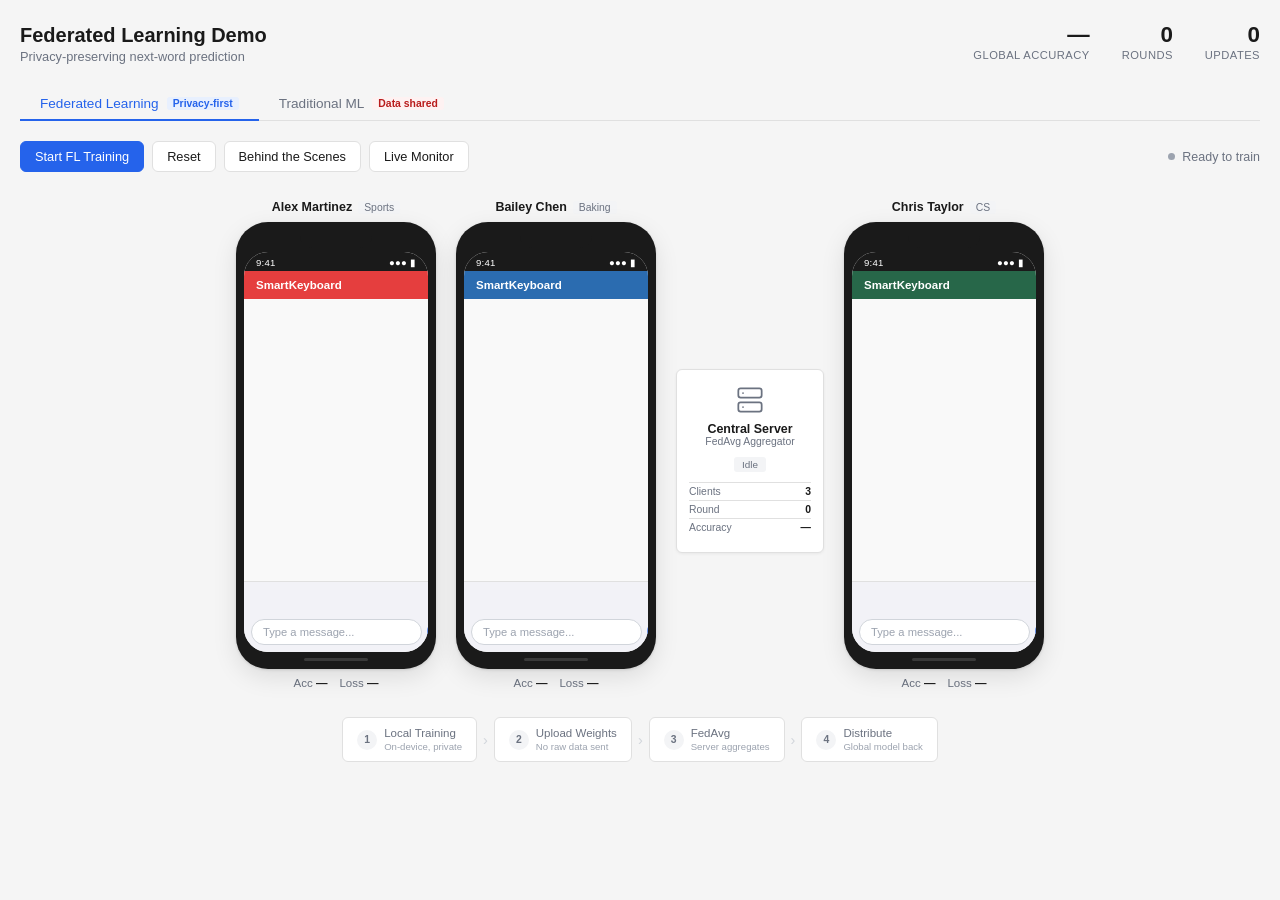
<file: index.html>
<!DOCTYPE html>
<html lang="en">
<head>
    <meta charset="UTF-8">
    <meta name="viewport" content="width=device-width, initial-scale=1.0">
    <title>Federated Learning Demo</title>
    <link rel="stylesheet" href="styles.css">
</head>
<body>
<div class="app-wrapper">

    <header class="main-header">
        <div class="header-content">
            <div>
                <h1>Federated Learning Demo</h1>
                <p class="subtitle">Privacy-preserving next-word prediction</p>
            </div>
            <div class="header-stats">
                <div class="hstat">
                    <span class="hstat-val" id="globalAccuracy">—</span>
                    <span class="hstat-label">Global Accuracy</span>
                </div>
                <div class="hstat">
                    <span class="hstat-val" id="trainingRounds">0</span>
                    <span class="hstat-label">Rounds</span>
                </div>
                <div class="hstat">
                    <span class="hstat-val" id="totalUpdates">0</span>
                    <span class="hstat-label">Updates</span>
                </div>
            </div>
        </div>
    </header>

    <div class="mode-tabs">
        <button class="mode-tab active" id="tab-fl" onclick="switchMode('fl')">
            Federated Learning
            <span class="tab-badge">Privacy-first</span>
        </button>
        <button class="mode-tab" id="tab-trad" onclick="switchMode('trad')">
            Traditional ML
            <span class="tab-badge warning">Data shared</span>
        </button>
    </div>

    <div class="control-bar">
        <div class="control-left">
            <button id="startTraining" class="btn btn-primary" onclick="handleStartTraining()">
                <span id="btnText">Start FL Training</span>
            </button>
            <button class="btn" onclick="handleReset()">Reset</button>
            <a href="visualization.html" class="btn">Behind the Scenes</a>
            <a href="monitor.html" class="btn">Live Monitor</a>
        </div>
        <div class="status-pill">
            <span class="status-dot idle" id="statusDot"></span>
            <span id="statusText">Ready to train</span>
        </div>
    </div>

    <div class="stage" id="mainStage">

        <!-- ── Federated Learning View ── -->
        <div class="mode-view" id="view-fl">

            <!-- Animation SVG overlay — drawn over the whole FL view -->
    <svg id="animSvg" style="position:absolute;inset:0;width:100%;height:100%;pointer-events:none;z-index:50;overflow:visible"></svg>

    <div class="phones-row">

                <!-- Alex — Sports -->
                <div class="phone-wrapper" id="phone-sports">
                    <div class="phone-label">
                        Alex Martinez
                        <span class="user-tag">Sports</span>
                    </div>
                    <div class="phone-frame">
                        <div class="phone-notch"></div>
                        <div class="phone-screen">
                            <div class="phone-statusbar"><span>9:41</span><span>●●● ▮</span></div>
                            <div class="phone-app-header sports-header">SmartKeyboard</div>
                            <div class="phone-chat" id="sports-messages"></div>
                            <div class="phone-keyboard-area">
                                <div class="phone-predictions" id="sports-predictions"></div>
                                <div class="phone-input-row">
                                    <input type="text" id="sports-input" class="phone-input" placeholder="Type a message..." autocomplete="off">
                                    <button class="send-btn" onclick="sendMsg('sports')">↑</button>
                                </div>
                            </div>
                            <div class="training-overlay" id="overlay-sports">
                                <div class="training-overlay-content">
                                    <div class="train-label" id="train-label-sports">Training locally...</div>
                                    <canvas class="train-nn-canvas" id="nn-sports" width="160" height="80"></canvas>
                                    <canvas class="train-loss-canvas" id="loss-sports" width="160" height="40"></canvas>
                                    <div class="train-epoch-row">
                                        <span class="train-epoch-val" id="epoch-sports">Epoch 0</span>
                                        <span class="train-stats" id="train-stats-sports"></span>
                                    </div>
                                    <div class="train-progress-bar"><div class="train-progress-fill" id="prog-sports"></div></div>
                                </div>
                            </div>
                        </div>
                        <div class="phone-home-bar"></div>
                    </div>
                    <div class="phone-stats-row">
                        <span class="pstat">Acc <b id="sports-accuracy">—</b></span>
                        <span class="pstat">Loss <b id="sports-loss">—</b></span>
                    </div>
                </div>

                <!-- Bailey — Baking -->
                <div class="phone-wrapper" id="phone-baking">
                    <div class="phone-label">
                        Bailey Chen
                        <span class="user-tag">Baking</span>
                    </div>
                    <div class="phone-frame">
                        <div class="phone-notch"></div>
                        <div class="phone-screen">
                            <div class="phone-statusbar"><span>9:41</span><span>●●● ▮</span></div>
                            <div class="phone-app-header baking-header">SmartKeyboard</div>
                            <div class="phone-chat" id="baking-messages"></div>
                            <div class="phone-keyboard-area">
                                <div class="phone-predictions" id="baking-predictions"></div>
                                <div class="phone-input-row">
                                    <input type="text" id="baking-input" class="phone-input" placeholder="Type a message..." autocomplete="off">
                                    <button class="send-btn" onclick="sendMsg('baking')">↑</button>
                                </div>
                            </div>
                            <div class="training-overlay" id="overlay-baking">
                                <div class="training-overlay-content">
                                    <div class="train-label" id="train-label-baking">Training locally...</div>
                                    <canvas class="train-nn-canvas" id="nn-baking" width="160" height="80"></canvas>
                                    <canvas class="train-loss-canvas" id="loss-baking" width="160" height="40"></canvas>
                                    <div class="train-epoch-row">
                                        <span class="train-epoch-val" id="epoch-baking">Epoch 0</span>
                                        <span class="train-stats" id="train-stats-baking"></span>
                                    </div>
                                    <div class="train-progress-bar"><div class="train-progress-fill" id="prog-baking"></div></div>
                                </div>
                            </div>
                        </div>
                        <div class="phone-home-bar"></div>
                    </div>
                    <div class="phone-stats-row">
                        <span class="pstat">Acc <b id="baking-accuracy">—</b></span>
                        <span class="pstat">Loss <b id="baking-loss">—</b></span>
                    </div>
                </div>

                <!-- Central Server -->
                <div class="server-wrapper" id="serverWrapper">
                    <div class="server-box" id="serverBox">
                        <span class="server-icon">
                            <svg width="28" height="28" viewBox="0 0 24 24" fill="none" stroke="#6b7280" stroke-width="1.5" stroke-linecap="round" stroke-linejoin="round">
                                <rect x="2" y="2" width="20" height="8" rx="2"/><rect x="2" y="14" width="20" height="8" rx="2"/>
                                <line x1="6" y1="6" x2="6.01" y2="6"/><line x1="6" y1="18" x2="6.01" y2="18"/>
                            </svg>
                        </span>
                        <div class="server-title">Central Server</div>
                        <div class="server-subtitle">FedAvg Aggregator</div>
                        <div class="server-status" id="serverStatus">Idle</div>
                        <div class="server-metrics">
                            <div class="sm-row"><span>Clients</span><span id="srv-clients">3</span></div>
                            <div class="sm-row"><span>Round</span><span id="srv-round">0</span></div>
                            <div class="sm-row"><span>Accuracy</span><span id="srv-acc">—</span></div>
                        </div>
                    </div>
                </div>

                <!-- Chris — CS -->
                <div class="phone-wrapper" id="phone-cs">
                    <div class="phone-label">
                        Chris Taylor
                        <span class="user-tag">CS</span>
                    </div>
                    <div class="phone-frame">
                        <div class="phone-notch"></div>
                        <div class="phone-screen">
                            <div class="phone-statusbar"><span>9:41</span><span>●●● ▮</span></div>
                            <div class="phone-app-header cs-header">SmartKeyboard</div>
                            <div class="phone-chat" id="cs-messages"></div>
                            <div class="phone-keyboard-area">
                                <div class="phone-predictions" id="cs-predictions"></div>
                                <div class="phone-input-row">
                                    <input type="text" id="cs-input" class="phone-input" placeholder="Type a message..." autocomplete="off">
                                    <button class="send-btn" onclick="sendMsg('cs')">↑</button>
                                </div>
                            </div>
                            <div class="training-overlay" id="overlay-cs">
                                <div class="training-overlay-content">
                                    <div class="train-label" id="train-label-cs">Training locally...</div>
                                    <canvas class="train-nn-canvas" id="nn-cs" width="160" height="80"></canvas>
                                    <canvas class="train-loss-canvas" id="loss-cs" width="160" height="40"></canvas>
                                    <div class="train-epoch-row">
                                        <span class="train-epoch-val" id="epoch-cs">Epoch 0</span>
                                        <span class="train-stats" id="train-stats-cs"></span>
                                    </div>
                                    <div class="train-progress-bar"><div class="train-progress-fill" id="prog-cs"></div></div>
                                </div>
                            </div>
                        </div>
                        <div class="phone-home-bar"></div>
                    </div>
                    <div class="phone-stats-row">
                        <span class="pstat">Acc <b id="cs-accuracy">—</b></span>
                        <span class="pstat">Loss <b id="cs-loss">—</b></span>
                    </div>
                </div>

            </div><!-- /phones-row -->

            <div class="fl-steps" id="flSteps">
                <div class="fl-step" id="step1">
                    <div class="step-num">1</div>
                    <div class="step-text">Local Training<small>On-device, private</small></div>
                </div>
                <div class="step-arrow">›</div>
                <div class="fl-step" id="step2">
                    <div class="step-num">2</div>
                    <div class="step-text">Upload Weights<small>No raw data sent</small></div>
                </div>
                <div class="step-arrow">›</div>
                <div class="fl-step" id="step3">
                    <div class="step-num">3</div>
                    <div class="step-text">FedAvg<small>Server aggregates</small></div>
                </div>
                <div class="step-arrow">›</div>
                <div class="fl-step" id="step4">
                    <div class="step-num">4</div>
                    <div class="step-text">Distribute<small>Global model back</small></div>
                </div>
            </div>

        </div><!-- /view-fl -->

        <!-- ── Traditional ML View ── -->
        <div class="mode-view hidden" id="view-trad">
            <div class="trad-layout">

                <div class="trad-phones">

                    <div class="trad-phone-card" id="trad-phone-sports">
                        <div class="trad-phone-mini">
                            <div class="tpm-notch"></div>
                            <div class="tpm-screen">
                                <div class="tpm-header sports-header">Alex</div>
                                <div class="tpm-chat" id="trad-sports-messages"></div>
                                <div class="tpm-keyboard-area">
                                    <div class="tpm-predictions" id="trad-sports-predictions"></div>
                                    <div class="tpm-input-row">
                                        <input type="text" id="trad-sports-input" class="tpm-input" placeholder="Type..." autocomplete="off">
                                        <button class="tpm-send" onclick="sendTradMsg('sports')">↑</button>
                                    </div>
                                </div>
                                <div class="trad-overlay" id="trad-overlay-sports">
                                    <div class="trad-overlay-inner">
                                        <div class="trad-spinner"></div>
                                        <div>Uploading data...</div>
                                    </div>
                                </div>
                            </div>
                        </div>
                        <div class="trad-warning">Raw data sent to server</div>
                        <div class="trad-pstats">Acc <b id="trad-sports-accuracy">—</b></div>
                    </div>

                    <div class="trad-phone-card" id="trad-phone-baking">
                        <div class="trad-phone-mini">
                            <div class="tpm-notch"></div>
                            <div class="tpm-screen">
                                <div class="tpm-header baking-header">Bailey</div>
                                <div class="tpm-chat" id="trad-baking-messages"></div>
                                <div class="tpm-keyboard-area">
                                    <div class="tpm-predictions" id="trad-baking-predictions"></div>
                                    <div class="tpm-input-row">
                                        <input type="text" id="trad-baking-input" class="tpm-input" placeholder="Type..." autocomplete="off">
                                        <button class="tpm-send" onclick="sendTradMsg('baking')">↑</button>
                                    </div>
                                </div>
                                <div class="trad-overlay" id="trad-overlay-baking">
                                    <div class="trad-overlay-inner">
                                        <div class="trad-spinner"></div>
                                        <div>Uploading data...</div>
                                    </div>
                                </div>
                            </div>
                        </div>
                        <div class="trad-warning">Raw data sent to server</div>
                        <div class="trad-pstats">Acc <b id="trad-baking-accuracy">—</b></div>
                    </div>

                    <div class="trad-phone-card" id="trad-phone-cs">
                        <div class="trad-phone-mini">
                            <div class="tpm-notch"></div>
                            <div class="tpm-screen">
                                <div class="tpm-header cs-header">Chris</div>
                                <div class="tpm-chat" id="trad-cs-messages"></div>
                                <div class="tpm-keyboard-area">
                                    <div class="tpm-predictions" id="trad-cs-predictions"></div>
                                    <div class="tpm-input-row">
                                        <input type="text" id="trad-cs-input" class="tpm-input" placeholder="Type..." autocomplete="off">
                                        <button class="tpm-send" onclick="sendTradMsg('cs')">↑</button>
                                    </div>
                                </div>
                                <div class="trad-overlay" id="trad-overlay-cs">
                                    <div class="trad-overlay-inner">
                                        <div class="trad-spinner"></div>
                                        <div>Uploading data...</div>
                                    </div>
                                </div>
                            </div>
                        </div>
                        <div class="trad-warning">Raw data sent to server</div>
                        <div class="trad-pstats">Acc <b id="trad-cs-accuracy">—</b></div>
                    </div>

                </div>

                <div class="trad-server-area">
                    <div class="trad-server-box" id="tradServerBox">
                        <span class="server-icon">
                            <svg width="28" height="28" viewBox="0 0 24 24" fill="none" stroke="#6b7280" stroke-width="1.5" stroke-linecap="round" stroke-linejoin="round">
                                <rect x="2" y="2" width="20" height="8" rx="2"/><rect x="2" y="14" width="20" height="8" rx="2"/>
                                <line x1="6" y1="6" x2="6.01" y2="6"/><line x1="6" y1="18" x2="6.01" y2="18"/>
                            </svg>
                        </span>
                        <div class="server-title">Central Server</div>
                        <div class="server-subtitle">Centralized Training</div>
                        <div class="server-status" id="tradServerStatus">Idle</div>
                        <div class="trad-server-progress-bar"><div class="trad-server-progress-fill" id="tradServerProgress"></div></div>
                        <div class="trad-data-vault">
                            <div class="vault-label">Data received</div>
                            <div class="vault-items" id="vaultItems"></div>
                        </div>
                        <div class="privacy-warning">All user data stored centrally</div>
                    </div>
                </div>

            </div>

            <div class="comparison-banner">
                <div class="comp-item good">FL: only model weights shared — predictions are personalized per user</div>
                <div class="comp-divider">vs</div>
                <div class="comp-item bad">Traditional: raw data sent to server — all users get the same generic model</div>
            </div>
        </div><!-- /view-trad -->

    </div><!-- /stage -->

</div><!-- /app-wrapper -->

<script src="vocabulary.js"></script>
<script src="model.js"></script>
<script src="federatedLearning.js"></script>
<script src="app.js"></script>
</body>
</html>
</file>
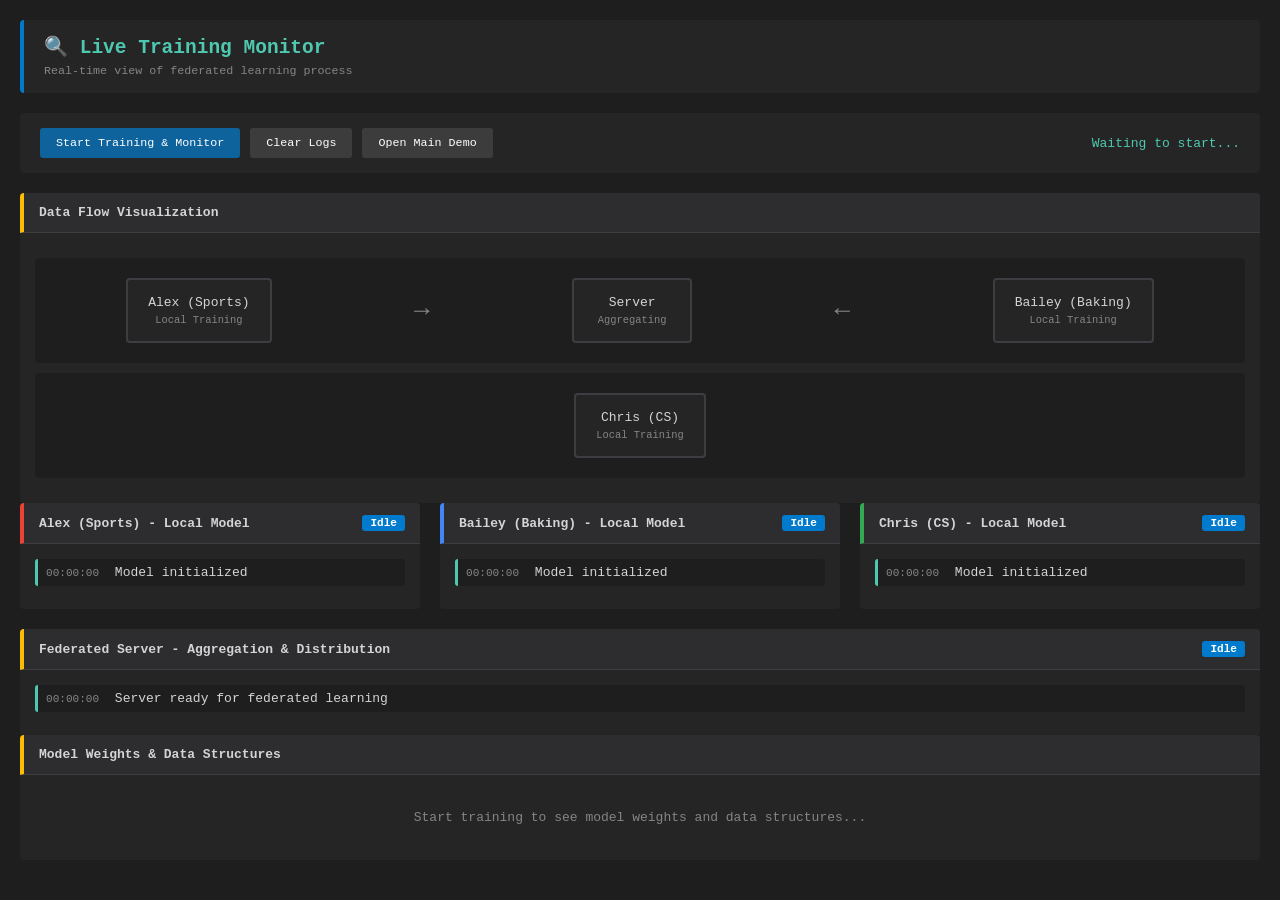
<file: monitor.html>
<!DOCTYPE html>
<html lang="en">
<head>
    <meta charset="UTF-8">
    <meta name="viewport" content="width=device-width, initial-scale=1.0">
    <title>Live Training Monitor</title>
    <style>
        * {
            margin: 0;
            padding: 0;
            box-sizing: border-box;
        }

        body {
            font-family: 'Courier New', monospace;
            background: #1e1e1e;
            color: #d4d4d4;
            padding: 20px;
            font-size: 13px;
        }

        .container {
            max-width: 1600px;
            margin: 0 auto;
        }

        .header {
            background: #252526;
            padding: 15px 20px;
            border-radius: 4px;
            margin-bottom: 20px;
            border-left: 4px solid #007acc;
        }

        .header h1 {
            font-size: 1.5em;
            color: #4ec9b0;
            margin-bottom: 5px;
        }

        .header p {
            color: #858585;
            font-size: 0.9em;
        }

        .controls {
            background: #252526;
            padding: 15px 20px;
            border-radius: 4px;
            margin-bottom: 20px;
            display: flex;
            gap: 10px;
            align-items: center;
        }

        .btn {
            padding: 8px 16px;
            background: #0e639c;
            color: white;
            border: none;
            border-radius: 3px;
            cursor: pointer;
            font-family: inherit;
            font-size: 0.9em;
        }

        .btn:hover {
            background: #1177bb;
        }

        .btn-secondary {
            background: #3c3c3c;
        }

        .btn-secondary:hover {
            background: #505050;
        }

        .status {
            margin-left: auto;
            color: #4ec9b0;
        }

        .grid {
            display: grid;
            grid-template-columns: repeat(3, 1fr);
            gap: 20px;
            margin-bottom: 20px;
        }

        .panel {
            background: #252526;
            border-radius: 4px;
            overflow: hidden;
        }

        .panel-header {
            padding: 12px 15px;
            background: #2d2d30;
            border-bottom: 1px solid #3e3e42;
            font-weight: bold;
            display: flex;
            justify-content: space-between;
            align-items: center;
        }

        .panel-header.sports {
            border-left: 4px solid #ea4335;
        }

        .panel-header.baking {
            border-left: 4px solid #4285f4;
        }

        .panel-header.cs {
            border-left: 4px solid #34a853;
        }

        .panel-header.server {
            border-left: 4px solid #fbbc04;
        }

        .panel-content {
            padding: 15px;
            max-height: 400px;
            overflow-y: auto;
        }

        .log-entry {
            margin-bottom: 8px;
            padding: 6px 8px;
            background: #1e1e1e;
            border-radius: 3px;
            border-left: 3px solid #3e3e42;
            animation: slideIn 0.3s ease;
        }

        @keyframes slideIn {
            from {
                opacity: 0;
                transform: translateX(-10px);
            }
            to {
                opacity: 1;
                transform: translateX(0);
            }
        }

        .log-entry.info {
            border-left-color: #4ec9b0;
        }

        .log-entry.success {
            border-left-color: #4ec9b0;
        }

        .log-entry.warning {
            border-left-color: #dcdcaa;
        }

        .log-entry.error {
            border-left-color: #f48771;
        }

        .timestamp {
            color: #858585;
            font-size: 0.85em;
            margin-right: 8px;
        }

        .metric {
            display: flex;
            justify-content: space-between;
            padding: 8px 0;
            border-bottom: 1px solid #3e3e42;
        }

        .metric:last-child {
            border-bottom: none;
        }

        .metric-label {
            color: #9cdcfe;
        }

        .metric-value {
            color: #b5cea8;
            font-weight: bold;
        }

        .code-block {
            background: #1e1e1e;
            padding: 10px;
            border-radius: 3px;
            overflow-x: auto;
            margin: 8px 0;
            border: 1px solid #3e3e42;
        }

        .key {
            color: #9cdcfe;
        }

        .string {
            color: #ce9178;
        }

        .number {
            color: #b5cea8;
        }

        .full-width {
            grid-column: 1 / -1;
        }

        .data-flow {
            display: flex;
            justify-content: space-around;
            align-items: center;
            padding: 20px;
            background: #1e1e1e;
            border-radius: 4px;
            margin: 10px 0;
        }

        .flow-node {
            padding: 15px 20px;
            background: #252526;
            border-radius: 4px;
            border: 2px solid #3e3e42;
            text-align: center;
            min-width: 120px;
            transition: all 0.3s ease;
        }

        .flow-node.active {
            border-color: #007acc;
            box-shadow: 0 0 20px rgba(0, 122, 204, 0.5);
        }

        .flow-arrow {
            color: #858585;
            font-size: 2em;
        }

        .progress-bar {
            width: 100%;
            height: 4px;
            background: #3e3e42;
            border-radius: 2px;
            overflow: hidden;
            margin-top: 8px;
        }

        .progress-fill {
            height: 100%;
            background: #007acc;
            transition: width 0.3s ease;
        }

        ::-webkit-scrollbar {
            width: 8px;
        }

        ::-webkit-scrollbar-track {
            background: #1e1e1e;
        }

        ::-webkit-scrollbar-thumb {
            background: #3e3e42;
            border-radius: 4px;
        }

        ::-webkit-scrollbar-thumb:hover {
            background: #505050;
        }

        .badge {
            display: inline-block;
            padding: 2px 8px;
            border-radius: 3px;
            font-size: 0.85em;
            font-weight: bold;
        }

        .badge-success {
            background: #4ec9b0;
            color: #1e1e1e;
        }

        .badge-warning {
            background: #dcdcaa;
            color: #1e1e1e;
        }

        .badge-info {
            background: #007acc;
            color: white;
        }
    </style>
</head>
<body>
    <div class="container">
        <div class="header">
            <h1>🔍 Live Training Monitor</h1>
            <p>Real-time view of federated learning process</p>
        </div>

        <div class="controls">
            <button class="btn" onclick="startMonitoring()">Start Training & Monitor</button>
            <button class="btn btn-secondary" onclick="clearLogs()">Clear Logs</button>
            <button class="btn btn-secondary" onclick="window.open('index.html', '_blank')">Open Main Demo</button>
            <div class="status" id="status">Waiting to start...</div>
        </div>

        <!-- Data Flow Visualization -->
        <div class="panel full-width">
            <div class="panel-header server">
                <span>Data Flow Visualization</span>
            </div>
            <div class="panel-content">
                <div class="data-flow">
                    <div class="flow-node" id="node-sports">
                        <div>Alex (Sports)</div>
                        <div style="font-size: 0.8em; color: #858585; margin-top: 4px;">Local Training</div>
                    </div>
                    <div class="flow-arrow">→</div>
                    <div class="flow-node" id="node-server">
                        <div>Server</div>
                        <div style="font-size: 0.8em; color: #858585; margin-top: 4px;">Aggregating</div>
                    </div>
                    <div class="flow-arrow">←</div>
                    <div class="flow-node" id="node-baking">
                        <div>Bailey (Baking)</div>
                        <div style="font-size: 0.8em; color: #858585; margin-top: 4px;">Local Training</div>
                    </div>
                </div>
                <div class="data-flow" style="justify-content: center;">
                    <div class="flow-node" id="node-cs">
                        <div>Chris (CS)</div>
                        <div style="font-size: 0.8em; color: #858585; margin-top: 4px;">Local Training</div>
                    </div>
                </div>
            </div>
        </div>

        <!-- Client Panels -->
        <div class="grid">
            <!-- Sports Client -->
            <div class="panel">
                <div class="panel-header sports">
                    <span>Alex (Sports) - Local Model</span>
                    <span class="badge badge-info" id="sports-status">Idle</span>
                </div>
                <div class="panel-content" id="sports-logs">
                    <div class="log-entry info">
                        <span class="timestamp">00:00:00</span>
                        <span>Model initialized</span>
                    </div>
                </div>
            </div>

            <!-- Baking Client -->
            <div class="panel">
                <div class="panel-header baking">
                    <span>Bailey (Baking) - Local Model</span>
                    <span class="badge badge-info" id="baking-status">Idle</span>
                </div>
                <div class="panel-content" id="baking-logs">
                    <div class="log-entry info">
                        <span class="timestamp">00:00:00</span>
                        <span>Model initialized</span>
                    </div>
                </div>
            </div>

            <!-- CS Client -->
            <div class="panel">
                <div class="panel-header cs">
                    <span>Chris (CS) - Local Model</span>
                    <span class="badge badge-info" id="cs-status">Idle</span>
                </div>
                <div class="panel-content" id="cs-logs">
                    <div class="log-entry info">
                        <span class="timestamp">00:00:00</span>
                        <span>Model initialized</span>
                    </div>
                </div>
            </div>
        </div>

        <!-- Server Panel -->
        <div class="panel full-width">
            <div class="panel-header server">
                <span>Federated Server - Aggregation & Distribution</span>
                <span class="badge badge-info" id="server-status">Idle</span>
            </div>
            <div class="panel-content" id="server-logs">
                <div class="log-entry info">
                    <span class="timestamp">00:00:00</span>
                    <span>Server ready for federated learning</span>
                </div>
            </div>
        </div>

        <!-- Model Weights Panel -->
        <div class="panel full-width">
            <div class="panel-header server">
                <span>Model Weights & Data Structures</span>
            </div>
            <div class="panel-content" id="weights-view">
                <div style="color: #858585; text-align: center; padding: 20px;">
                    Start training to see model weights and data structures...
                </div>
            </div>
        </div>
    </div>

    <script src="vocabulary.js"></script>
    <script src="model.js"></script>
    <script src="federatedLearning.js"></script>
    <script>
        let startTime = Date.now();

        function getTimestamp() {
            const elapsed = Date.now() - startTime;
            const seconds = Math.floor(elapsed / 1000);
            const ms = elapsed % 1000;
            return `${String(seconds).padStart(2, '0')}:${String(ms).padStart(3, '0')}`;
        }

        function addLog(panelId, message, type = 'info') {
            const panel = document.getElementById(panelId);
            const entry = document.createElement('div');
            entry.className = `log-entry ${type}`;
            entry.innerHTML = `<span class="timestamp">${getTimestamp()}</span><span>${message}</span>`;
            panel.appendChild(entry);
            panel.scrollTop = panel.scrollHeight;
        }

        function updateStatus(elementId, text, badgeClass = 'badge-info') {
            const element = document.getElementById(elementId);
            element.textContent = text;
            element.className = `badge ${badgeClass}`;
        }

        function activateNode(nodeId) {
            document.querySelectorAll('.flow-node').forEach(n => n.classList.remove('active'));
            document.getElementById(nodeId).classList.add('active');
        }

        function displayWeights(clientId, weights) {
            const weightsView = document.getElementById('weights-view');
            const section = document.createElement('div');
            section.style.marginBottom = '20px';
            
            let html = `<div style="color: #4ec9b0; font-weight: bold; margin-bottom: 10px;">${clientId.toUpperCase()} Model Weights:</div>`;
            
            // Show sample n-grams
            html += '<div class="code-block">';
            html += '<span class="key">ngramModel</span>: {<br>';
            const ngrams = Object.entries(weights.ngramModel || {}).slice(0, 3);
            ngrams.forEach(([context, nextWords], i) => {
                html += `  <span class="string">"${context}"</span>: {`;
                const words = Object.entries(nextWords).slice(0, 3);
                words.forEach(([word, count], j) => {
                    html += `<span class="string">"${word}"</span>: <span class="number">${count}</span>`;
                    if (j < words.length - 1) html += ', ';
                });
                html += '}';
                if (i < ngrams.length - 1) html += ',';
                html += '<br>';
            });
            html += '}<br><br>';
            
            // Show metrics
            html += `<span class="key">accuracy</span>: <span class="number">${(weights.accuracy * 100).toFixed(2)}%</span><br>`;
            html += `<span class="key">loss</span>: <span class="number">${weights.loss.toFixed(4)}</span><br>`;
            html += `<span class="key">vocabulary_size</span>: <span class="number">${Object.keys(weights.wordFrequency || {}).length}</span>`;
            html += '</div>';
            
            section.innerHTML = html;
            weightsView.appendChild(section);
            weightsView.scrollTop = weightsView.scrollHeight;
        }

        async function startMonitoring() {
            startTime = Date.now();
            clearLogs();
            
            updateStatus('status', 'Initializing...', 'badge-warning');
            addLog('server-logs', 'Initializing federated learning system...', 'info');
            
            // Initialize clients
            const clients = {};
            const profiles = ['sports', 'baking', 'cs'];
            
            for (const profile of profiles) {
                addLog(`${profile}-logs`, `Creating ${profile} model...`, 'info');
                updateStatus(`${profile}-status`, 'Initializing', 'badge-warning');
                activateNode(`node-${profile}`);
                
                const client = new FederatedClient(profile, VOCABULARY[profile], TRAINING_DATA[profile]);
                await client.initialize();
                clients[profile] = client;
                
                addLog(`${profile}-logs`, `Model created with ${VOCABULARY[profile].length} words`, 'success');
                addLog(`${profile}-logs`, `Training data: ${TRAINING_DATA[profile].length} sentences`, 'info');
                updateStatus(`${profile}-status`, 'Ready', 'badge-success');
                
                await new Promise(r => setTimeout(r, 300));
            }
            
            // Phase 1: Local Training
            updateStatus('status', 'Phase 1: Local Training', 'badge-warning');
            addLog('server-logs', '=== PHASE 1: LOCAL TRAINING ===', 'warning');
            
            for (const profile of profiles) {
                activateNode(`node-${profile}`);
                updateStatus(`${profile}-status`, 'Training', 'badge-warning');
                addLog(`${profile}-logs`, 'Starting local training...', 'info');
                addLog(`${profile}-logs`, `Processing ${TRAINING_DATA[profile].length} sentences...`, 'info');
                
                const result = await clients[profile].localTraining(1);
                
                addLog(`${profile}-logs`, `Training complete!`, 'success');
                addLog(`${profile}-logs`, `Accuracy: ${(result.accuracy * 100).toFixed(2)}%`, 'success');
                addLog(`${profile}-logs`, `Loss: ${result.loss.toFixed(4)}`, 'info');
                updateStatus(`${profile}-status`, `Trained (${(result.accuracy * 100).toFixed(0)}%)`, 'badge-success');
                
                displayWeights(profile, clients[profile].getModel().getWeights());
                
                await new Promise(r => setTimeout(r, 500));
            }
            
            // Phase 2: Federated Averaging
            updateStatus('status', 'Phase 2: Federated Averaging', 'badge-warning');
            addLog('server-logs', '=== PHASE 2: FEDERATED AVERAGING ===', 'warning');
            activateNode('node-server');
            updateStatus('server-status', 'Aggregating', 'badge-warning');
            
            addLog('server-logs', 'Collecting model weights from all clients...', 'info');
            await new Promise(r => setTimeout(r, 500));
            
            addLog('server-logs', `Received weights from ${profiles.length} clients`, 'success');
            addLog('server-logs', 'Merging n-gram patterns...', 'info');
            await new Promise(r => setTimeout(r, 300));
            
            addLog('server-logs', 'Merging bigram patterns...', 'info');
            await new Promise(r => setTimeout(r, 300));
            
            addLog('server-logs', 'Merging word frequencies...', 'info');
            await new Promise(r => setTimeout(r, 300));
            
            // Create server and perform aggregation
            const server = new FederatedLearningServer();
            for (const profile of profiles) {
                server.registerClient(profile, clients[profile].getModel());
            }
            
            const globalWeights = await server.federatedAveraging();
            
            addLog('server-logs', 'Global model created successfully!', 'success');
            addLog('server-logs', `Training rounds: ${server.getStats().trainingRounds}`, 'info');
            updateStatus('server-status', 'Aggregated', 'badge-success');
            
            displayWeights('GLOBAL', globalWeights);
            
            await new Promise(r => setTimeout(r, 800));
            
            // Phase 3: Distribution
            updateStatus('status', 'Phase 3: Model Distribution', 'badge-warning');
            addLog('server-logs', '=== PHASE 3: MODEL DISTRIBUTION ===', 'warning');
            updateStatus('server-status', 'Distributing', 'badge-warning');
            
            for (const profile of profiles) {
                activateNode(`node-${profile}`);
                addLog('server-logs', `Sending global model to ${profile}...`, 'info');
                addLog(`${profile}-logs`, 'Receiving global model from server...', 'info');
                
                await clients[profile].getModel().setWeights(globalWeights);
                
                addLog(`${profile}-logs`, 'Global model received and applied!', 'success');
                updateStatus(`${profile}-status`, 'Updated', 'badge-success');
                
                await new Promise(r => setTimeout(r, 400));
            }
            
            addLog('server-logs', 'Global model distributed to all clients!', 'success');
            updateStatus('server-status', 'Complete', 'badge-success');
            
            // Phase 4: Fine-tuning
            updateStatus('status', 'Phase 4: Fine-tuning', 'badge-warning');
            addLog('server-logs', '=== PHASE 4: LOCAL FINE-TUNING ===', 'warning');
            
            for (const profile of profiles) {
                activateNode(`node-${profile}`);
                updateStatus(`${profile}-status`, 'Fine-tuning', 'badge-warning');
                addLog(`${profile}-logs`, 'Fine-tuning with local data...', 'info');
                
                const result = await clients[profile].localTraining(1);
                
                addLog(`${profile}-logs`, `Fine-tuning complete!`, 'success');
                addLog(`${profile}-logs`, `Final Accuracy: ${(result.accuracy * 100).toFixed(2)}%`, 'success');
                updateStatus(`${profile}-status`, `Final (${(result.accuracy * 100).toFixed(0)}%)`, 'badge-success');
                
                await new Promise(r => setTimeout(r, 500));
            }
            
            // Complete
            updateStatus('status', 'Training Complete! ✓', 'badge-success');
            addLog('server-logs', '=== FEDERATED LEARNING COMPLETE ===', 'success');
            addLog('server-logs', 'All models trained and synchronized!', 'success');
            addLog('server-logs', 'Privacy preserved - no raw data was shared', 'success');
            
            document.querySelectorAll('.flow-node').forEach(n => n.classList.remove('active'));
        }

        function clearLogs() {
            ['sports-logs', 'baking-logs', 'cs-logs', 'server-logs', 'weights-view'].forEach(id => {
                const element = document.getElementById(id);
                element.innerHTML = '';
            });
            startTime = Date.now();
        }
    </script>
</body>
</html>
</file>
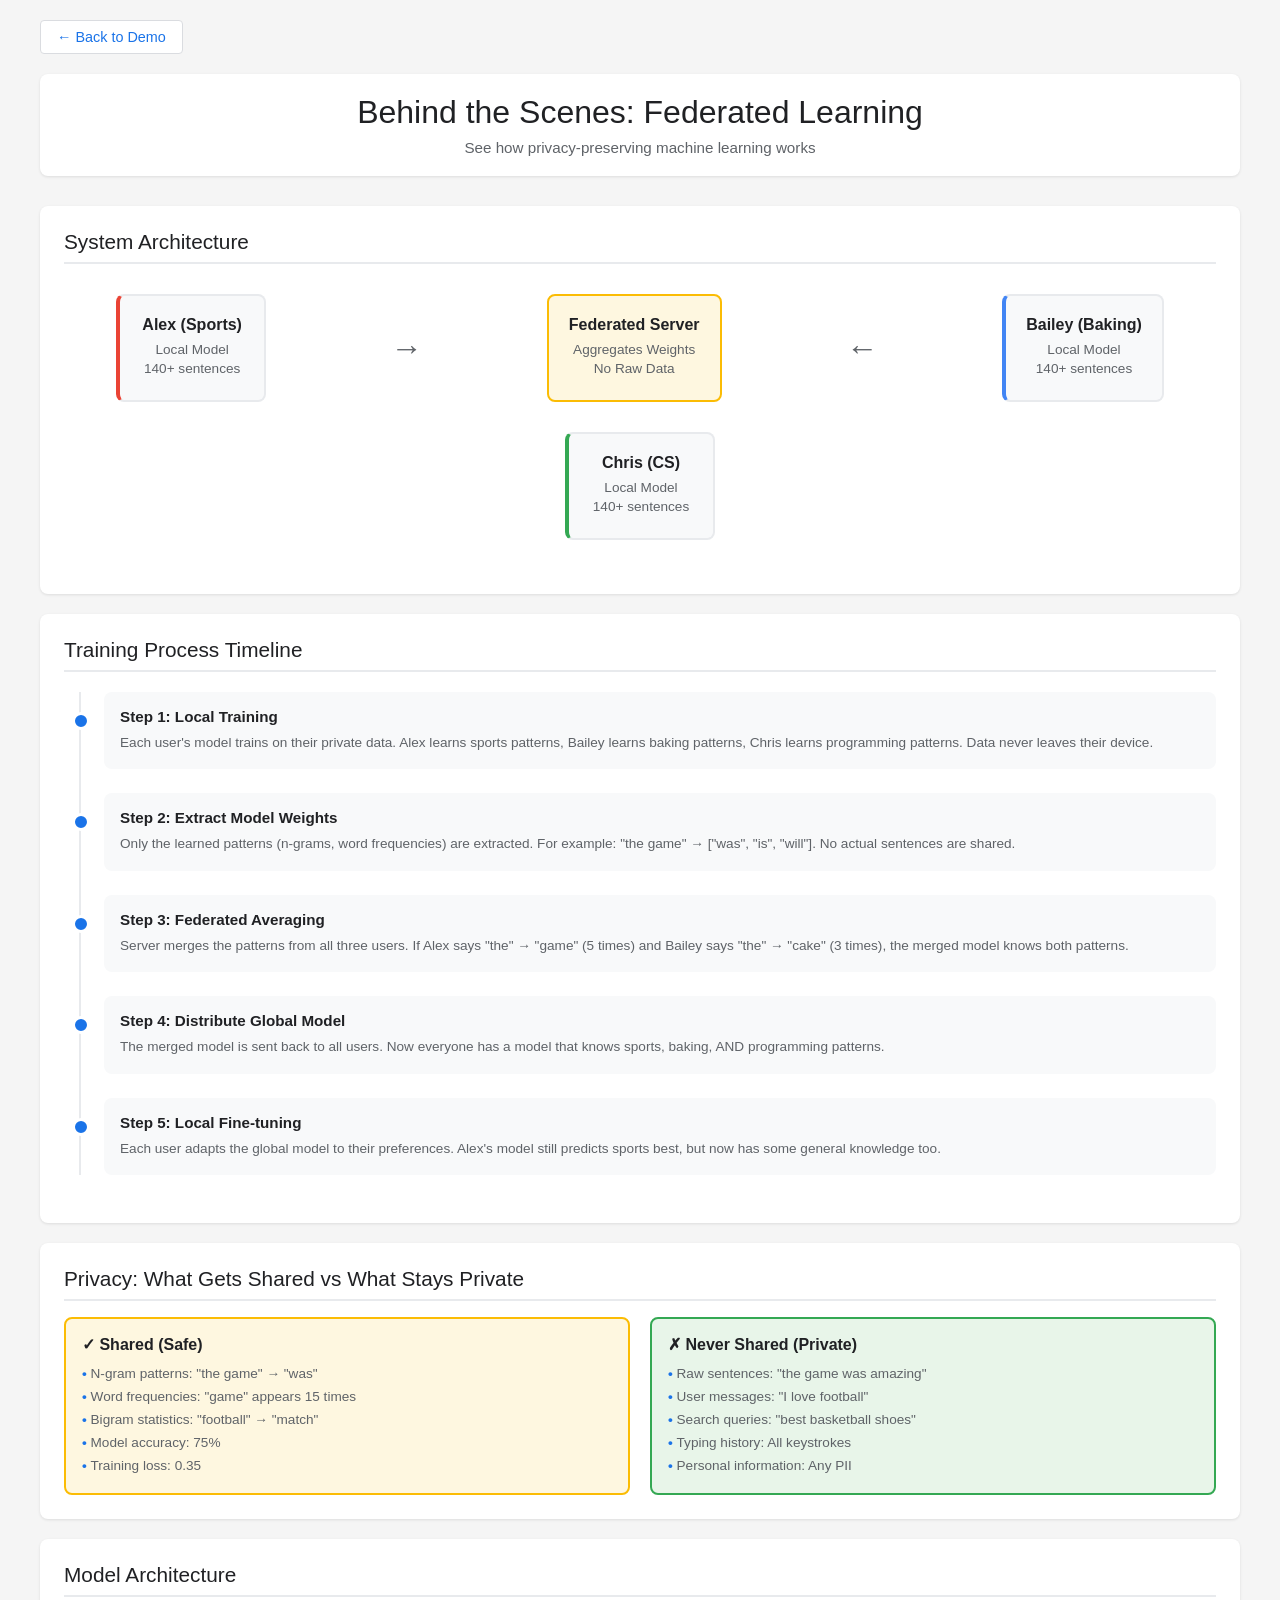
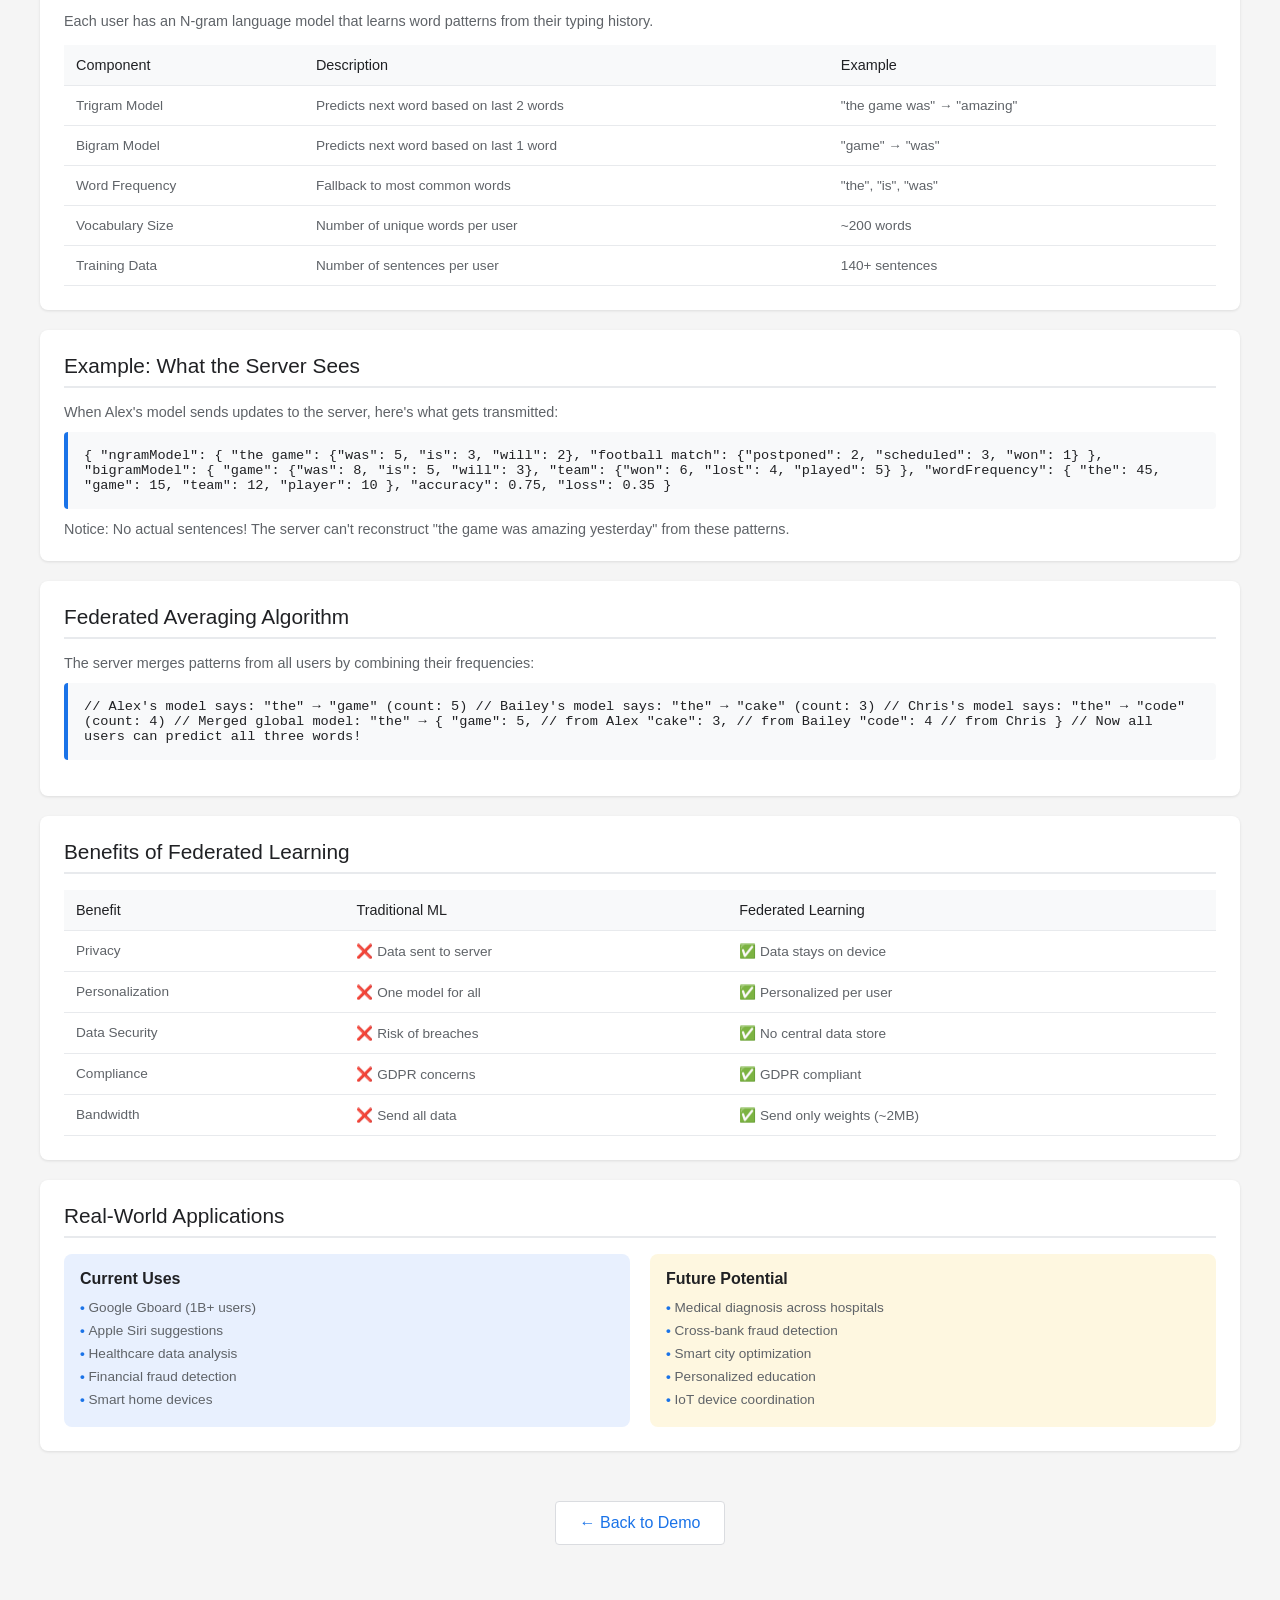
<file: visualization.html>
<!DOCTYPE html>
<html lang="en">
<head>
    <meta charset="UTF-8">
    <meta name="viewport" content="width=device-width, initial-scale=1.0">
    <title>Federated Learning - Behind the Scenes</title>
    <style>
        * {
            margin: 0;
            padding: 0;
            box-sizing: border-box;
        }

        body {
            font-family: -apple-system, BlinkMacSystemFont, 'Segoe UI', Roboto, sans-serif;
            background: #f5f5f5;
            padding: 20px;
            color: #202124;
        }

        .container {
            max-width: 1200px;
            margin: 0 auto;
        }

        header {
            text-align: center;
            margin-bottom: 30px;
            padding: 20px;
            background: white;
            border-radius: 8px;
            box-shadow: 0 1px 3px rgba(0,0,0,0.1);
        }

        h1 {
            font-size: 2em;
            margin-bottom: 8px;
            color: #202124;
            font-weight: 400;
        }

        .subtitle {
            color: #5f6368;
            font-size: 0.95em;
        }

        .back-link {
            display: inline-block;
            margin-bottom: 20px;
            padding: 8px 16px;
            background: white;
            border: 1px solid #dadce0;
            border-radius: 4px;
            text-decoration: none;
            color: #1a73e8;
            font-size: 0.9em;
        }

        .back-link:hover {
            background: #f8f9fa;
        }

        .section {
            background: white;
            padding: 24px;
            margin-bottom: 20px;
            border-radius: 8px;
            box-shadow: 0 1px 3px rgba(0,0,0,0.1);
        }

        .section h2 {
            font-size: 1.3em;
            margin-bottom: 16px;
            color: #202124;
            font-weight: 500;
            border-bottom: 2px solid #e8eaed;
            padding-bottom: 8px;
        }

        .flow-diagram {
            display: flex;
            justify-content: space-around;
            align-items: center;
            margin: 30px 0;
            flex-wrap: wrap;
            gap: 20px;
        }

        .flow-box {
            background: #f8f9fa;
            padding: 20px;
            border-radius: 8px;
            border: 2px solid #e8eaed;
            text-align: center;
            min-width: 150px;
            transition: all 0.3s ease;
        }

        .flow-box.active {
            border-color: #1a73e8;
            background: #e8f0fe;
            transform: scale(1.05);
        }

        .flow-box.client-sports {
            border-left: 4px solid #ea4335;
        }

        .flow-box.client-baking {
            border-left: 4px solid #4285f4;
        }

        .flow-box.client-cs {
            border-left: 4px solid #34a853;
        }

        .flow-box.server {
            border: 2px solid #fbbc04;
            background: #fef7e0;
        }

        .flow-box h3 {
            font-size: 1em;
            margin-bottom: 8px;
            color: #202124;
        }

        .flow-box p {
            font-size: 0.85em;
            color: #5f6368;
            margin: 4px 0;
        }

        .arrow {
            font-size: 2em;
            color: #5f6368;
        }

        .data-table {
            width: 100%;
            border-collapse: collapse;
            margin-top: 16px;
        }

        .data-table th,
        .data-table td {
            padding: 12px;
            text-align: left;
            border-bottom: 1px solid #e8eaed;
        }

        .data-table th {
            background: #f8f9fa;
            font-weight: 500;
            color: #202124;
            font-size: 0.9em;
        }

        .data-table td {
            font-size: 0.85em;
            color: #5f6368;
        }

        .code-block {
            background: #f8f9fa;
            padding: 16px;
            border-radius: 4px;
            border-left: 4px solid #1a73e8;
            font-family: 'Courier New', monospace;
            font-size: 0.85em;
            overflow-x: auto;
            margin: 12px 0;
        }

        .privacy-box {
            display: grid;
            grid-template-columns: 1fr 1fr;
            gap: 20px;
            margin-top: 16px;
        }

        .privacy-item {
            padding: 16px;
            border-radius: 8px;
        }

        .privacy-shared {
            background: #fef7e0;
            border: 2px solid #fbbc04;
        }

        .privacy-private {
            background: #e8f5e9;
            border: 2px solid #34a853;
        }

        .privacy-item h4 {
            font-size: 1em;
            margin-bottom: 8px;
            color: #202124;
        }

        .privacy-item ul {
            list-style: none;
            padding-left: 0;
        }

        .privacy-item li {
            padding: 4px 0;
            font-size: 0.85em;
            color: #5f6368;
        }

        .privacy-item li:before {
            content: "• ";
            color: #1a73e8;
            font-weight: bold;
        }

        .timeline {
            position: relative;
            padding-left: 40px;
            margin-top: 20px;
        }

        .timeline:before {
            content: '';
            position: absolute;
            left: 15px;
            top: 0;
            bottom: 0;
            width: 2px;
            background: #e8eaed;
        }

        .timeline-item {
            position: relative;
            margin-bottom: 24px;
            padding: 16px;
            background: #f8f9fa;
            border-radius: 8px;
        }

        .timeline-item:before {
            content: '';
            position: absolute;
            left: -32px;
            top: 20px;
            width: 12px;
            height: 12px;
            border-radius: 50%;
            background: #1a73e8;
            border: 3px solid white;
        }

        .timeline-item h4 {
            font-size: 0.95em;
            margin-bottom: 8px;
            color: #202124;
        }

        .timeline-item p {
            font-size: 0.85em;
            color: #5f6368;
            line-height: 1.5;
        }

        @media (max-width: 768px) {
            .privacy-box {
                grid-template-columns: 1fr;
            }
            
            .flow-diagram {
                flex-direction: column;
            }
            
            .arrow {
                transform: rotate(90deg);
            }
        }
    </style>
</head>
<body>
    <div class="container">
        <a href="index.html" class="back-link">← Back to Demo</a>
        
        <header>
            <h1>Behind the Scenes: Federated Learning</h1>
            <p class="subtitle">See how privacy-preserving machine learning works</p>
        </header>

        <!-- Architecture Overview -->
        <div class="section">
            <h2>System Architecture</h2>
            <div class="flow-diagram">
                <div class="flow-box client-sports">
                    <h3>Alex (Sports)</h3>
                    <p>Local Model</p>
                    <p>140+ sentences</p>
                </div>
                
                <span class="arrow">→</span>
                
                <div class="flow-box server">
                    <h3>Federated Server</h3>
                    <p>Aggregates Weights</p>
                    <p>No Raw Data</p>
                </div>
                
                <span class="arrow">←</span>
                
                <div class="flow-box client-baking">
                    <h3>Bailey (Baking)</h3>
                    <p>Local Model</p>
                    <p>140+ sentences</p>
                </div>
            </div>
            
            <div class="flow-diagram">
                <div class="flow-box client-cs">
                    <h3>Chris (CS)</h3>
                    <p>Local Model</p>
                    <p>140+ sentences</p>
                </div>
            </div>
        </div>

        <!-- Training Process -->
        <div class="section">
            <h2>Training Process Timeline</h2>
            <div class="timeline">
                <div class="timeline-item">
                    <h4>Step 1: Local Training</h4>
                    <p>Each user's model trains on their private data. Alex learns sports patterns, Bailey learns baking patterns, Chris learns programming patterns. Data never leaves their device.</p>
                </div>
                
                <div class="timeline-item">
                    <h4>Step 2: Extract Model Weights</h4>
                    <p>Only the learned patterns (n-grams, word frequencies) are extracted. For example: "the game" → ["was", "is", "will"]. No actual sentences are shared.</p>
                </div>
                
                <div class="timeline-item">
                    <h4>Step 3: Federated Averaging</h4>
                    <p>Server merges the patterns from all three users. If Alex says "the" → "game" (5 times) and Bailey says "the" → "cake" (3 times), the merged model knows both patterns.</p>
                </div>
                
                <div class="timeline-item">
                    <h4>Step 4: Distribute Global Model</h4>
                    <p>The merged model is sent back to all users. Now everyone has a model that knows sports, baking, AND programming patterns.</p>
                </div>
                
                <div class="timeline-item">
                    <h4>Step 5: Local Fine-tuning</h4>
                    <p>Each user adapts the global model to their preferences. Alex's model still predicts sports best, but now has some general knowledge too.</p>
                </div>
            </div>
        </div>

        <!-- What Gets Shared -->
        <div class="section">
            <h2>Privacy: What Gets Shared vs What Stays Private</h2>
            <div class="privacy-box">
                <div class="privacy-item privacy-shared">
                    <h4>✓ Shared (Safe)</h4>
                    <ul>
                        <li>N-gram patterns: "the game" → "was"</li>
                        <li>Word frequencies: "game" appears 15 times</li>
                        <li>Bigram statistics: "football" → "match"</li>
                        <li>Model accuracy: 75%</li>
                        <li>Training loss: 0.35</li>
                    </ul>
                </div>
                
                <div class="privacy-item privacy-private">
                    <h4>✗ Never Shared (Private)</h4>
                    <ul>
                        <li>Raw sentences: "the game was amazing"</li>
                        <li>User messages: "I love football"</li>
                        <li>Search queries: "best basketball shoes"</li>
                        <li>Typing history: All keystrokes</li>
                        <li>Personal information: Any PII</li>
                    </ul>
                </div>
            </div>
        </div>

        <!-- Model Details -->
        <div class="section">
            <h2>Model Architecture</h2>
            <p style="margin-bottom: 16px; color: #5f6368; font-size: 0.9em;">
                Each user has an N-gram language model that learns word patterns from their typing history.
            </p>
            
            <table class="data-table">
                <thead>
                    <tr>
                        <th>Component</th>
                        <th>Description</th>
                        <th>Example</th>
                    </tr>
                </thead>
                <tbody>
                    <tr>
                        <td>Trigram Model</td>
                        <td>Predicts next word based on last 2 words</td>
                        <td>"the game was" → "amazing"</td>
                    </tr>
                    <tr>
                        <td>Bigram Model</td>
                        <td>Predicts next word based on last 1 word</td>
                        <td>"game" → "was"</td>
                    </tr>
                    <tr>
                        <td>Word Frequency</td>
                        <td>Fallback to most common words</td>
                        <td>"the", "is", "was"</td>
                    </tr>
                    <tr>
                        <td>Vocabulary Size</td>
                        <td>Number of unique words per user</td>
                        <td>~200 words</td>
                    </tr>
                    <tr>
                        <td>Training Data</td>
                        <td>Number of sentences per user</td>
                        <td>140+ sentences</td>
                    </tr>
                </tbody>
            </table>
        </div>

        <!-- Example Data Flow -->
        <div class="section">
            <h2>Example: What the Server Sees</h2>
            <p style="margin-bottom: 12px; color: #5f6368; font-size: 0.9em;">
                When Alex's model sends updates to the server, here's what gets transmitted:
            </p>
            
            <div class="code-block">
{
  "ngramModel": {
    "the game": {"was": 5, "is": 3, "will": 2},
    "football match": {"postponed": 2, "scheduled": 3, "won": 1}
  },
  "bigramModel": {
    "game": {"was": 8, "is": 5, "will": 3},
    "team": {"won": 6, "lost": 4, "played": 5}
  },
  "wordFrequency": {
    "the": 45, "game": 15, "team": 12, "player": 10
  },
  "accuracy": 0.75,
  "loss": 0.35
}
            </div>
            
            <p style="margin-top: 12px; color: #5f6368; font-size: 0.9em;">
                Notice: No actual sentences! The server can't reconstruct "the game was amazing yesterday" from these patterns.
            </p>
        </div>

        <!-- Federated Averaging Algorithm -->
        <div class="section">
            <h2>Federated Averaging Algorithm</h2>
            <p style="margin-bottom: 12px; color: #5f6368; font-size: 0.9em;">
                The server merges patterns from all users by combining their frequencies:
            </p>
            
            <div class="code-block">
// Alex's model says:
"the" → "game" (count: 5)

// Bailey's model says:
"the" → "cake" (count: 3)

// Chris's model says:
"the" → "code" (count: 4)

// Merged global model:
"the" → {
  "game": 5,  // from Alex
  "cake": 3,  // from Bailey
  "code": 4   // from Chris
}

// Now all users can predict all three words!
            </div>
        </div>

        <!-- Benefits -->
        <div class="section">
            <h2>Benefits of Federated Learning</h2>
            <table class="data-table">
                <thead>
                    <tr>
                        <th>Benefit</th>
                        <th>Traditional ML</th>
                        <th>Federated Learning</th>
                    </tr>
                </thead>
                <tbody>
                    <tr>
                        <td>Privacy</td>
                        <td>❌ Data sent to server</td>
                        <td>✅ Data stays on device</td>
                    </tr>
                    <tr>
                        <td>Personalization</td>
                        <td>❌ One model for all</td>
                        <td>✅ Personalized per user</td>
                    </tr>
                    <tr>
                        <td>Data Security</td>
                        <td>❌ Risk of breaches</td>
                        <td>✅ No central data store</td>
                    </tr>
                    <tr>
                        <td>Compliance</td>
                        <td>❌ GDPR concerns</td>
                        <td>✅ GDPR compliant</td>
                    </tr>
                    <tr>
                        <td>Bandwidth</td>
                        <td>❌ Send all data</td>
                        <td>✅ Send only weights (~2MB)</td>
                    </tr>
                </tbody>
            </table>
        </div>

        <!-- Real World Applications -->
        <div class="section">
            <h2>Real-World Applications</h2>
            <div class="privacy-box">
                <div class="privacy-item" style="background: #e8f0fe; border-color: #1a73e8;">
                    <h4>Current Uses</h4>
                    <ul>
                        <li>Google Gboard (1B+ users)</li>
                        <li>Apple Siri suggestions</li>
                        <li>Healthcare data analysis</li>
                        <li>Financial fraud detection</li>
                        <li>Smart home devices</li>
                    </ul>
                </div>
                
                <div class="privacy-item" style="background: #fef7e0; border-color: #fbbc04;">
                    <h4>Future Potential</h4>
                    <ul>
                        <li>Medical diagnosis across hospitals</li>
                        <li>Cross-bank fraud detection</li>
                        <li>Smart city optimization</li>
                        <li>Personalized education</li>
                        <li>IoT device coordination</li>
                    </ul>
                </div>
            </div>
        </div>

        <div style="text-align: center; margin-top: 30px; padding: 20px;">
            <a href="index.html" class="back-link" style="font-size: 1em; padding: 12px 24px;">
                ← Back to Demo
            </a>
        </div>
    </div>
</body>
</html>
</file>
<file: styles.css>
*, *::before, *::after { margin: 0; padding: 0; box-sizing: border-box; }

:root {
    --bg: #f5f5f5;
    --surface: #ffffff;
    --border: #e0e0e0;
    --text: #1a1a1a;
    --muted: #6b7280;
    --sports: #e53e3e;
    --baking: #2b6cb0;
    --cs: #276749;
    --accent: #2563eb;
    --radius: 6px;
}

body {
    font-family: -apple-system, BlinkMacSystemFont, 'Segoe UI', sans-serif;
    background: var(--bg);
    color: var(--text);
    min-height: 100vh;
    font-size: 14px;
}

/* ── Layout ── */
.app-wrapper { max-width: 1400px; margin: 0 auto; padding: 24px 20px 48px; }

/* ── Header ── */
.main-header { margin-bottom: 24px; }
.header-content { display: flex; align-items: flex-start; justify-content: space-between; gap: 16px; flex-wrap: wrap; }
.main-header h1 { font-size: 1.25rem; font-weight: 600; color: var(--text); }
.subtitle { font-size: 0.8rem; color: var(--muted); margin-top: 2px; }
.header-stats { display: flex; gap: 32px; }
.hstat { text-align: right; }
.hstat-val { display: block; font-size: 1.4rem; font-weight: 600; color: var(--text); line-height: 1; }
.hstat-label { font-size: 0.7rem; color: var(--muted); text-transform: uppercase; letter-spacing: 0.04em; margin-top: 2px; }

/* ── Tabs ── */
.mode-tabs { display: flex; gap: 0; margin-bottom: 20px; border-bottom: 1px solid var(--border); }
.mode-tab {
    padding: 8px 20px; border: none; background: none;
    font-size: 0.85rem; font-weight: 500; color: var(--muted);
    cursor: pointer; border-bottom: 2px solid transparent;
    margin-bottom: -1px; transition: color 0.15s, border-color 0.15s;
    display: flex; align-items: center; gap: 8px;
}
.mode-tab:hover { color: var(--text); }
.mode-tab.active { color: var(--accent); border-bottom-color: var(--accent); }
.tab-badge {
    font-size: 0.65rem; padding: 1px 6px; border-radius: 3px;
    background: #e8f0fe; color: var(--accent); font-weight: 600;
}
.tab-badge.warning { background: #fef2f2; color: #b91c1c; }

/* ── Controls ── */
.control-bar {
    display: flex; align-items: center; justify-content: space-between;
    gap: 12px; flex-wrap: wrap; margin-bottom: 28px;
}
.control-left { display: flex; gap: 8px; align-items: center; flex-wrap: wrap; }
.btn {
    display: inline-flex; align-items: center; gap: 5px;
    padding: 7px 14px; border-radius: var(--radius);
    border: 1px solid var(--border); background: var(--surface);
    font-size: 0.8rem; font-weight: 500; cursor: pointer;
    color: var(--text); font-family: inherit; text-decoration: none;
    transition: background 0.12s, border-color 0.12s;
}
.btn:hover { background: #f0f0f0; }
.btn-primary { background: var(--accent); border-color: var(--accent); color: #fff; }
.btn-primary:hover:not(:disabled) { background: #1d4ed8; border-color: #1d4ed8; }
.btn:disabled { opacity: 0.4; cursor: not-allowed; }
.status-pill { display: flex; align-items: center; gap: 7px; font-size: 0.78rem; color: var(--muted); }
.status-dot { width: 7px; height: 7px; border-radius: 50%; background: #9ca3af; flex-shrink: 0; }
.status-dot.training { background: #f59e0b; animation: blink 1s infinite; }
.status-dot.done { background: #16a34a; }
@keyframes blink { 0%,100%{opacity:1} 50%{opacity:0.3} }

/* ── Stage ── */
.stage { position: relative; }
.mode-view { position: relative; }
.mode-view.hidden { display: none; }

/* ── Phones Row ── */
.phones-row {
    display: flex; gap: 20px;
    align-items: flex-start; justify-content: center;
    flex-wrap: wrap; padding-bottom: 8px;
}
.phone-wrapper { display: flex; flex-direction: column; align-items: center; gap: 8px; }

/* ── Phone Frame ── */
.phone-frame {
    width: 200px;
    background: #1a1a1a;
    border-radius: 32px;
    padding: 8px;
    box-shadow: 0 1px 3px rgba(0,0,0,0.12), 0 8px 24px rgba(0,0,0,0.1);
    position: relative;
}
.phone-notch {
    width: 72px; height: 18px; background: #1a1a1a;
    border-radius: 0 0 12px 12px; margin: 0 auto 4px;
}
.phone-screen {
    background: #fff; border-radius: 24px;
    overflow: hidden; height: 400px;
    display: flex; flex-direction: column; position: relative;
}
.phone-statusbar {
    display: flex; justify-content: space-between;
    padding: 5px 12px 3px; font-size: 0.6rem; color: #fff;
    background: #1a1a1a; letter-spacing: 0.02em;
}
.phone-app-header {
    display: flex; align-items: center; gap: 6px;
    padding: 8px 12px; font-size: 0.72rem; font-weight: 600; color: #fff;
}
.sports-header { background: var(--sports); }
.baking-header { background: var(--baking); }
.cs-header { background: var(--cs); }

.phone-chat {
    flex: 1; overflow-y: auto; padding: 10px 10px 6px;
    background: #f9f9f9; display: flex; flex-direction: column; gap: 5px;
}
.phone-chat::-webkit-scrollbar { width: 3px; }
.phone-chat::-webkit-scrollbar-thumb { background: #ddd; border-radius: 2px; }

.phone-msg {
    background: #e9e9eb; color: #1a1a1a;
    padding: 6px 10px; border-radius: 12px 12px 12px 3px;
    font-size: 0.7rem; max-width: 88%; line-height: 1.4;
    animation: msgIn 0.15s ease;
}
@keyframes msgIn { from { opacity:0; transform:translateY(4px); } to { opacity:1; transform:translateY(0); } }

.phone-keyboard-area {
    background: #f2f2f7; padding: 7px;
    border-top: 1px solid #e0e0e0;
}
.phone-predictions {
    display: flex; gap: 4px; flex-wrap: wrap; margin-bottom: 6px; min-height: 24px;
}
.prediction-chip {
    padding: 3px 9px; border-radius: 10px; font-size: 0.65rem;
    cursor: pointer; border: 1px solid #d1d5db;
    background: #fff; color: #374151; transition: background 0.1s;
}
.prediction-chip:hover { background: #f3f4f6; }
.prediction-chip.confidence-high { background: #f0fdf4; border-color: #86efac; color: #166534; }
.prediction-chip.confidence-medium { background: #fffbeb; border-color: #fcd34d; color: #92400e; }
.prediction-chip.confidence-low { background: #fff; border-color: #e5e7eb; color: #9ca3af; }

.phone-input-row { display: flex; gap: 5px; align-items: center; }
.phone-input {
    flex: 1; background: #fff; border: 1px solid #d1d5db;
    border-radius: 16px; padding: 6px 11px; color: #1a1a1a;
    font-size: 0.7rem; font-family: inherit; outline: none;
}
.phone-input:focus { border-color: var(--accent); }
.phone-input::placeholder { color: #9ca3af; }
.send-btn {
    width: 26px; height: 26px; border-radius: 50%;
    background: var(--accent); border: none; color: #fff;
    font-size: 0.65rem; cursor: pointer; flex-shrink: 0;
    display: flex; align-items: center; justify-content: center;
}
.send-btn:hover { background: #1d4ed8; }
.phone-home-bar {
    width: 64px; height: 3px; background: #3a3a3a;
    border-radius: 2px; margin: 6px auto 0;
}

/* ── Phone label & stats ── */
.phone-label {
    font-size: 0.78rem; font-weight: 600; color: var(--text);
    display: flex; align-items: center; gap: 6px;
}
.user-tag {
    font-size: 0.65rem; padding: 1px 6px; border-radius: 3px;
    background: #f3f4f6; color: var(--muted); font-weight: 500;
}
.phone-stats-row { display: flex; gap: 12px; font-size: 0.72rem; color: var(--muted); }
.pstat b { color: var(--text); font-weight: 600; }

/* ── Training overlay ── */
.training-overlay {
    position: absolute; inset: 0; background: rgba(255,255,255,0.95);
    display: none; align-items: center; justify-content: center;
    border-radius: 24px; z-index: 20;
}
.training-overlay.active { display: flex; }
.training-overlay-content {
    display: flex; flex-direction: column; align-items: center; gap: 6px;
    padding: 12px 16px; text-align: center; width: 100%;
}
.train-label { font-size: 0.7rem; color: var(--text); font-weight: 600; letter-spacing: 0.01em; }
.train-nn-canvas { display: block; }
.train-loss-canvas { display: block; border-radius: 3px; background: #f8f8f8; }
.train-epoch-row {
    display: flex; justify-content: space-between; width: 160px;
    font-size: 0.6rem; color: var(--muted);
}
.train-epoch-val { font-weight: 600; color: var(--text); }
.train-progress-bar {
    width: 160px; height: 3px; background: #e5e7eb; border-radius: 2px; overflow: hidden;
}
.train-progress-fill {
    height: 100%; width: 0%; background: var(--accent);
    border-radius: 2px; transition: width 0.06s linear;
}
.train-stats { font-size: 0.6rem; color: var(--muted); }

/* ── Server ── */
.server-wrapper {
    display: flex; flex-direction: column; align-items: center;
    justify-content: center; gap: 8px; align-self: center;
    padding-top: 32px;
}
.server-box {
    width: 148px; background: var(--surface);
    border: 1px solid var(--border); border-radius: var(--radius);
    padding: 16px 12px; text-align: center;
    box-shadow: 0 1px 3px rgba(0,0,0,0.06);
    transition: border-color 0.2s;
    position: relative;
}
.server-box.active { border-color: var(--accent); }
.server-icon { display: flex; justify-content: center; margin-bottom: 8px; }
.server-title { font-size: 0.78rem; font-weight: 600; color: var(--text); }
.server-subtitle { font-size: 0.65rem; color: var(--muted); margin-bottom: 8px; }
.server-status {
    font-size: 0.62rem; padding: 2px 8px; border-radius: 3px;
    background: #f3f4f6; color: var(--muted); display: inline-block; margin-bottom: 10px;
}
.server-status.active { background: #eff6ff; color: var(--accent); }
.server-anim { display: none; }
.server-metrics { font-size: 0.65rem; }
.sm-row {
    display: flex; justify-content: space-between; padding: 3px 0;
    border-top: 1px solid var(--border); color: var(--muted);
}
.sm-row span:last-child { color: var(--text); font-weight: 600; }

/* ── FL Steps ── */
.fl-steps {
    display: flex; align-items: center; justify-content: center;
    gap: 6px; margin-top: 20px; flex-wrap: wrap;
}
.fl-step {
    display: flex; align-items: center; gap: 7px;
    background: var(--surface); border: 1px solid var(--border);
    border-radius: var(--radius); padding: 8px 14px;
    transition: border-color 0.2s, background 0.2s;
}
.fl-step.active { border-color: var(--accent); background: #eff6ff; }
.fl-step.done { border-color: #86efac; background: #f0fdf4; }
.step-num {
    width: 20px; height: 20px; border-radius: 50%;
    background: #f3f4f6; color: var(--muted);
    display: flex; align-items: center; justify-content: center;
    font-size: 0.65rem; font-weight: 700; flex-shrink: 0;
}
.fl-step.active .step-num { background: var(--accent); color: #fff; }
.fl-step.done .step-num { background: #16a34a; color: #fff; }
.step-text { font-size: 0.72rem; font-weight: 500; color: var(--muted); line-height: 1.3; }
.fl-step.active .step-text, .fl-step.done .step-text { color: var(--text); }
.step-text small { font-weight: 400; color: #9ca3af; display: block; }
.step-arrow { color: #d1d5db; font-size: 0.9rem; }

/* ── Data packet ── */
.data-packet {
    position: absolute; pointer-events: none;
    font-size: 13px; z-index: 100; line-height: 1;
}

/* ── Traditional ML ── */
.trad-layout { display: flex; gap: 40px; align-items: flex-start; flex-wrap: wrap; }
.trad-phones { display: flex; gap: 20px; flex-wrap: wrap; }
.trad-phone-card { display: flex; flex-direction: column; align-items: center; gap: 6px; }

.trad-phone-mini {
    width: 150px; background: #1a1a1a;
    border-radius: 26px; padding: 7px;
    box-shadow: 0 1px 3px rgba(0,0,0,0.12), 0 4px 12px rgba(0,0,0,0.08);
}
.tpm-notch {
    width: 52px; height: 14px; background: #1a1a1a;
    border-radius: 0 0 9px 9px; margin: 0 auto 3px;
}
.tpm-screen {
    background: #fff; border-radius: 20px;
    overflow: hidden; height: 260px;
    display: flex; flex-direction: column; position: relative;
}
.tpm-header {
    padding: 7px 10px; font-size: 0.68rem; font-weight: 600; color: #fff; text-align: center;
}
.tpm-chat {
    flex: 1; overflow-y: auto; padding: 7px;
    background: #f9f9f9; display: flex; flex-direction: column; gap: 4px;
}
.tpm-msg {
    background: #e9e9eb; color: #1a1a1a;
    padding: 4px 8px; border-radius: 9px;
    font-size: 0.62rem; max-width: 90%;
    animation: msgIn 0.15s ease;
}
.tpm-input-row { display: flex; gap: 4px; padding: 5px; background: #f2f2f7; border-top: 1px solid #e0e0e0; }
.tpm-input {
    flex: 1; background: #fff; border: 1px solid #d1d5db;
    border-radius: 12px; padding: 4px 8px; color: #1a1a1a;
    font-size: 0.62rem; font-family: inherit; outline: none;
}
.tpm-input:focus { border-color: var(--accent); }
.tpm-send {
    width: 22px; height: 22px; border-radius: 50%;
    background: var(--accent); border: none; color: #fff;
    font-size: 0.6rem; cursor: pointer; flex-shrink: 0;
}

.trad-overlay {
    position: absolute; inset: 0; background: rgba(255,255,255,0.88);
    display: none; align-items: center; justify-content: center;
    border-radius: 20px; z-index: 10;
}
.trad-overlay.active { display: flex; }
.trad-overlay-inner { display: flex; flex-direction: column; align-items: center; gap: 5px; font-size: 0.65rem; color: #b91c1c; }
.trad-spinner {
    width: 20px; height: 20px; border-radius: 50%;
    border: 2px solid #fecaca; border-top-color: #ef4444;
    animation: spin 0.7s linear infinite;
}
.trad-warning { font-size: 0.68rem; color: #b91c1c; }
.trad-pstats { font-size: 0.7rem; color: var(--muted); }
.trad-pstats b { color: var(--text); font-weight: 600; }

.trad-server-area { display: flex; align-items: center; justify-content: center; }
.trad-server-box {
    width: 160px; background: var(--surface);
    border: 1px solid var(--border); border-radius: var(--radius);
    padding: 16px 12px; text-align: center;
    box-shadow: 0 1px 3px rgba(0,0,0,0.06);
}
.trad-data-vault {
    margin-top: 10px; background: #fef2f2;
    border: 1px solid #fecaca; border-radius: 4px; padding: 7px;
}
.vault-label { font-size: 0.62rem; color: #b91c1c; margin-bottom: 5px; font-weight: 500; }
.vault-items { display: flex; flex-wrap: wrap; gap: 3px; min-height: 18px; }
.vault-item {
    font-size: 0.58rem; padding: 2px 5px; border-radius: 3px;
    background: #fee2e2; color: #b91c1c;
    animation: vaultIn 0.2s ease;
}
@keyframes vaultIn { from { opacity:0; transform:scale(0.7); } to { opacity:1; transform:scale(1); } }
.privacy-warning { margin-top: 7px; font-size: 0.62rem; color: #b91c1c; }

.comparison-banner {
    display: flex; align-items: center; justify-content: center;
    gap: 16px; margin-top: 20px; flex-wrap: wrap;
}
.comp-item {
    padding: 8px 16px; border-radius: var(--radius); font-size: 0.78rem; font-weight: 500;
}
.comp-item.good { background: #f0fdf4; border: 1px solid #86efac; color: #166534; }
.comp-item.bad { background: #fef2f2; border: 1px solid #fecaca; color: #b91c1c; }
.comp-divider { font-size: 0.78rem; font-weight: 600; color: var(--muted); }

/* ── Responsive ── */
@media (max-width: 900px) {
    .header-stats { display: none; }
    .trad-layout { flex-direction: column; }
}

/* ── Trad phone keyboard area (mirrors FL phone) ── */
.tpm-keyboard-area {
    background: #f2f2f7; padding: 5px;
    border-top: 1px solid #e0e0e0;
}
.tpm-predictions {
    display: flex; gap: 3px; flex-wrap: wrap;
    margin-bottom: 4px; min-height: 20px;
}
.tpm-predictions .prediction-chip {
    padding: 2px 7px; font-size: 0.6rem;
}

/* ── Trad server progress bar ── */
.trad-server-progress-bar {
    height: 3px; background: #e5e7eb; border-radius: 2px;
    overflow: hidden; margin: 6px 0;
}
.trad-server-progress-fill {
    height: 100%; width: 0%; background: var(--accent);
    border-radius: 2px; transition: width 0.08s linear;
}

/* ── Trad note ── */
.trad-note {
    margin-top: 12px; padding: 10px 14px;
    background: #fffbeb; border: 1px solid #fcd34d;
    border-radius: var(--radius); font-size: 0.78rem; color: #92400e;
}

/* ── Animated packets ── */
.anim-packet {
    position: absolute; pointer-events: none; z-index: 200;
}
.anim-packet-inner {
    display: flex; align-items: center; justify-content: center;
    width: 22px; height: 22px; border-radius: 50%;
    font-size: 0.6rem; font-weight: 700; color: #fff;
    box-shadow: 0 1px 4px rgba(0,0,0,0.2);
    transform: translate(-50%, -50%);
}

/* ── Server active state ── */
.server-box.server-active {
    border-color: var(--accent);
    animation: serverPulse 1s ease-in-out infinite;
}
@keyframes serverPulse {
    0%, 100% { box-shadow: 0 0 0 0 rgba(37,99,235,0.15); }
    50%       { box-shadow: 0 0 0 8px rgba(37,99,235,0); }
}

/* ── Server aggregation merge animation ── */
.server-merge-ring {
    position: absolute; inset: -6px; border-radius: var(--radius);
    border: 2px solid var(--accent); opacity: 0;
    animation: mergeRing 0.6s ease-out forwards;
    pointer-events: none;
}
@keyframes mergeRing {
    0%   { opacity: 0.8; transform: scale(0.95); }
    100% { opacity: 0;   transform: scale(1.12); }
}

/* ── Overlay: smoother fade in ── */
.training-overlay.active {
    animation: overlayIn 0.2s ease;
}
@keyframes overlayIn {
    from { opacity: 0; }
    to   { opacity: 1; }
}

/* ── Accuracy counter pop ── */
.pstat b {
    display: inline-block;
    transition: transform 0.15s ease;
}
</file>
